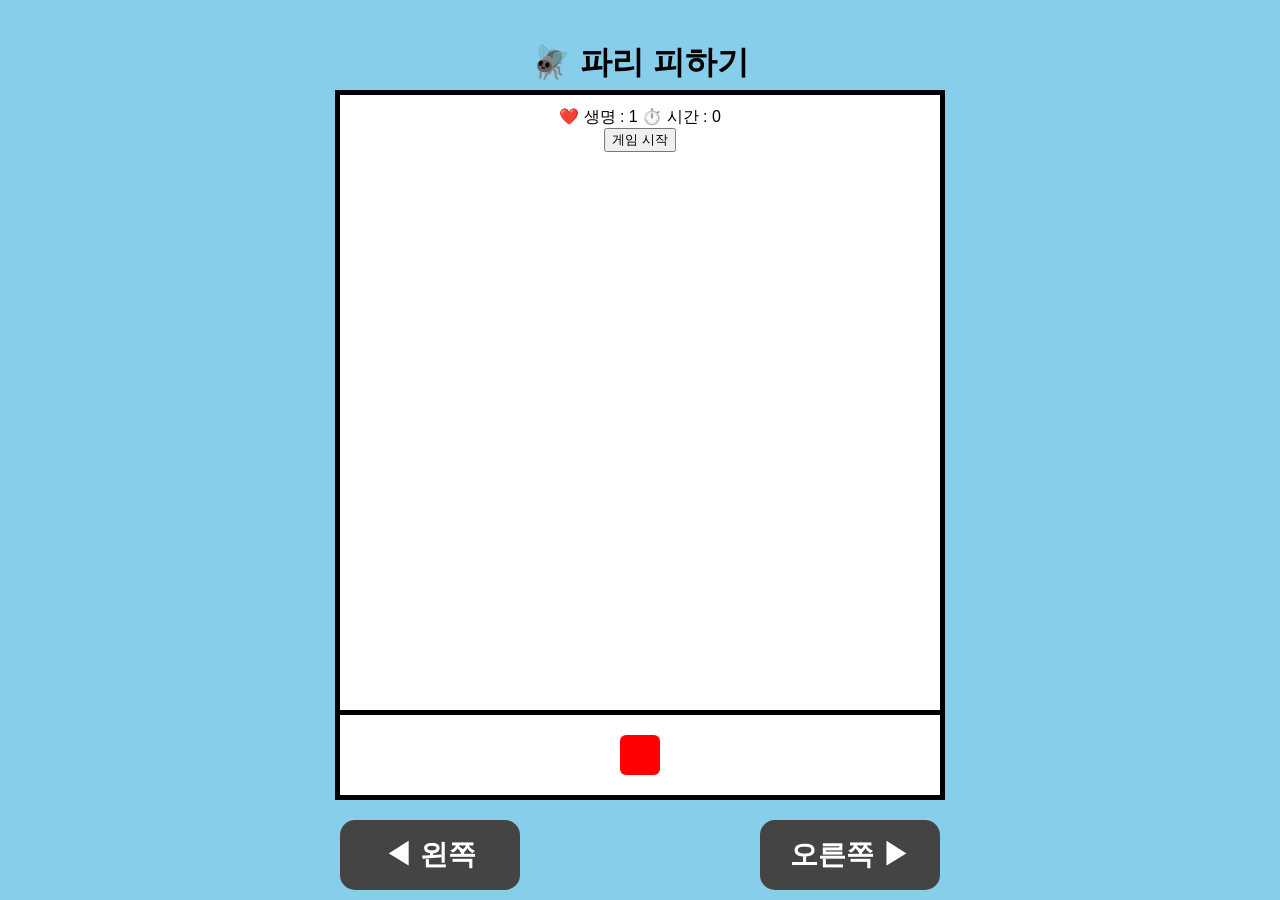
<file: game.html>
<!DOCTYPE html>
<html lang="ko">
<head>
    <meta charset="UTF-8">
    <title>파리 피하기 게임</title>
    <link rel="stylesheet" href="style.css">
</head>
<body>

<div id="ui">
    <h1>🪰 파리 피하기</h1>

    <div>
        ❤️ 생명 : <span id="life">1</span>
        ⏱️ 시간 : <span id="time">0</span>
    </div>

    <button id="start">게임 시작</button>
</div>


<div id="gameOver">
    <h2>게임 오버!</h2>
    <p id="result"></p>
    <button onclick="startGame()">다시하기</button>
</div>

<div id="game">

    <div id="floor"></div>
    <div id="player"></div>

</div>

<div id="controls">
    <button id="leftBtn">◀ 왼쪽</button>
    <button id="rightBtn">오른쪽 ▶</button>
</div>
<script src="script.js"></script>

</body>
</html>
</file>
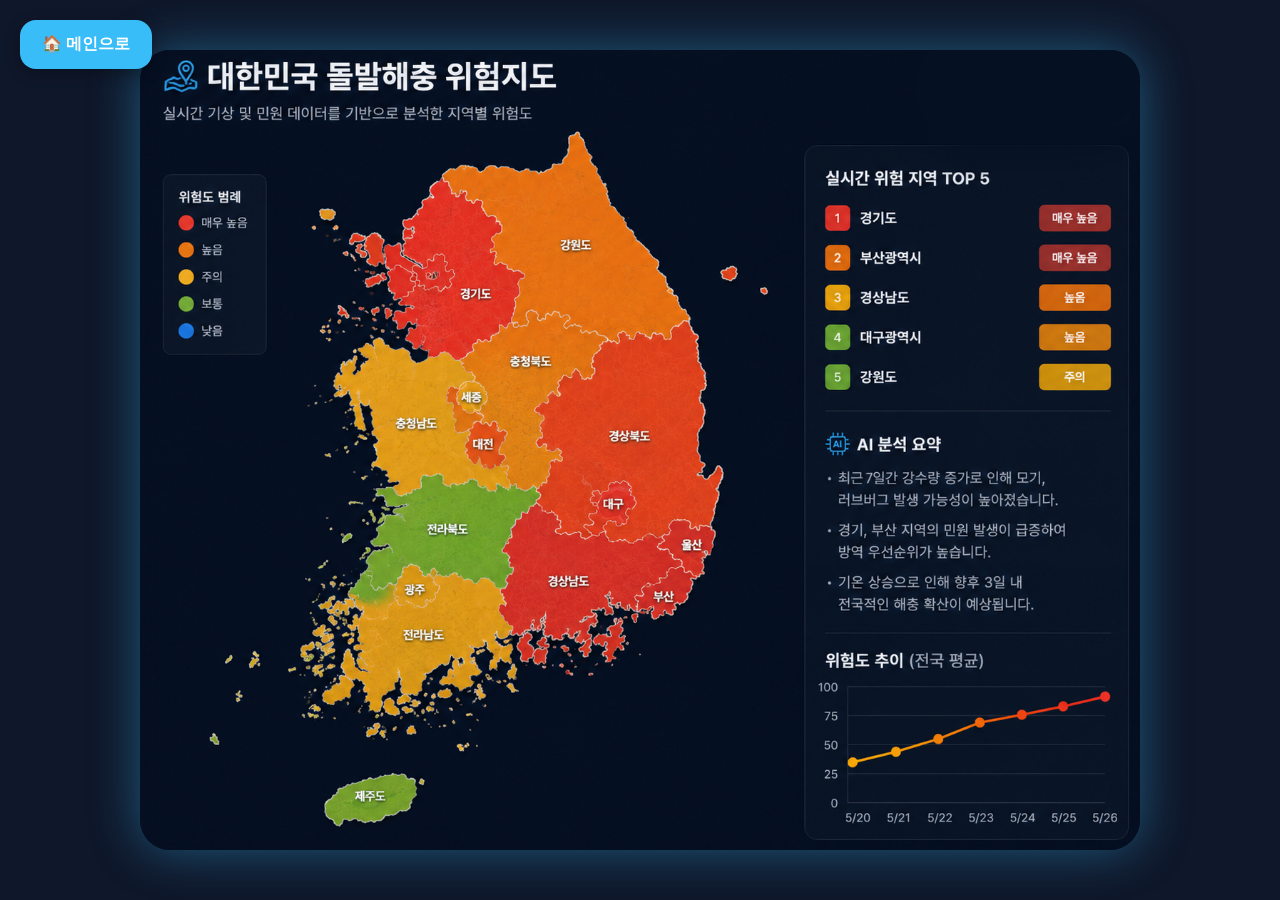
<file: map.html>
<!DOCTYPE html>
<html lang="ko">
<head>
<meta charset="UTF-8">
<meta name="viewport" content="width=device-width, initial-scale=1.0">

<title>위험 지도</title>

<style>

*{
margin:0;
padding:0;
box-sizing:border-box;
}

body{
background:#0f172a;

display:flex;
justify-content:center;
align-items:center;

height:100vh;
}

/* 지도 */

.korea-map{
width:1000px;
max-width:90%;

border-radius:30px;

box-shadow:
0 0 50px rgba(56,189,248,0.4);

transition:0.3s;
}

.korea-map:hover{
transform:scale(1.02);
}

</style>
</head>

<body>
<a href="index.html"
style="
position:fixed;
top:20px;
left:20px;

padding:14px 22px;

background:#38bdf8;
color:white;

text-decoration:none;

border-radius:16px;

font-weight:bold;

font-family:Pretendard,sans-serif;

box-shadow:0 4px 15px rgba(0,0,0,0.3);

transition:0.3s;

z-index:999;
">

🏠 메인으로

</a>
<img src="image.png" class="korea-map">

</body>
</html>
</file>
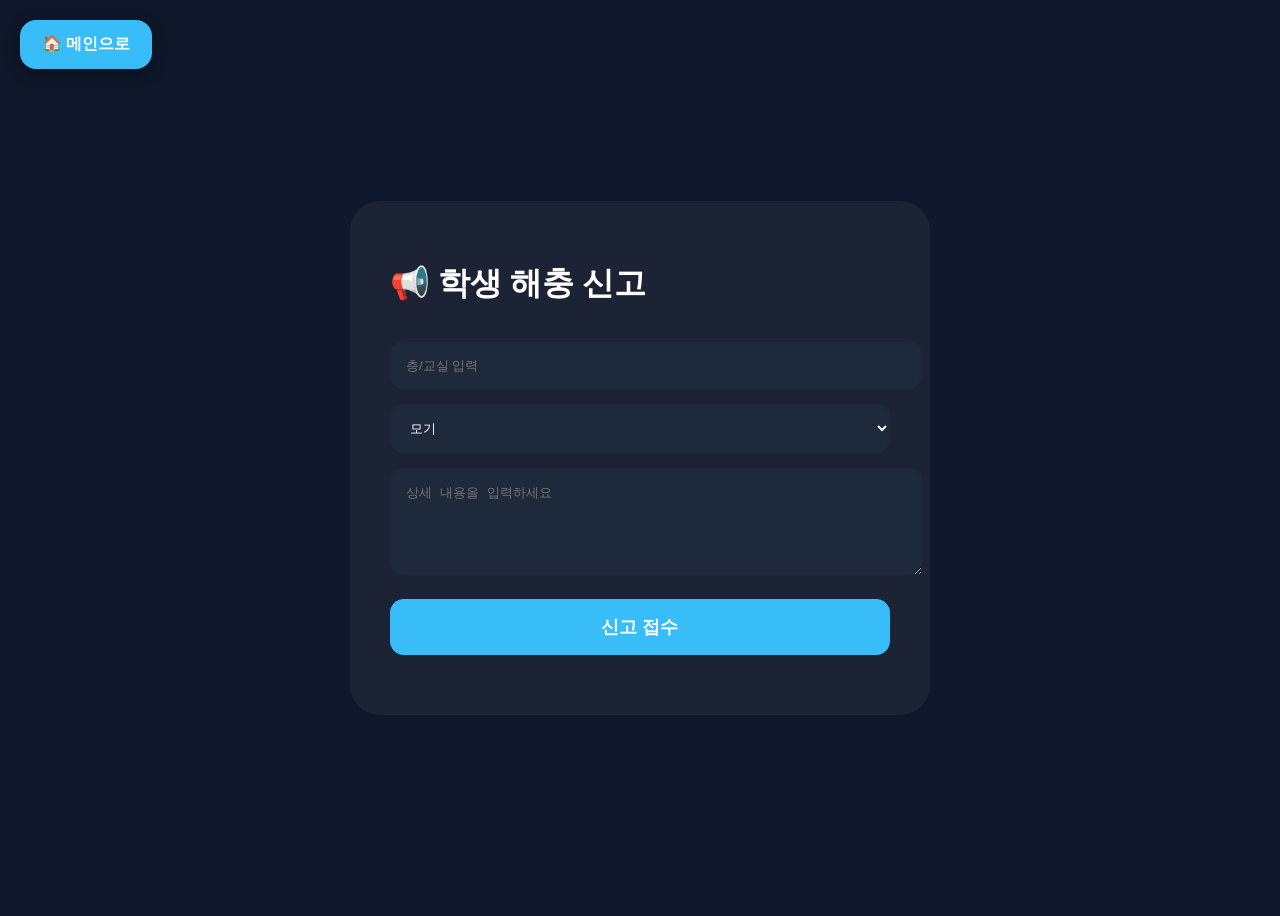
<file: report.html>
<!DOCTYPE html>
<html lang="ko">
<head>
<meta charset="UTF-8">
<title>학생 신고</title>

<style>

body{
background:#0f172a;
color:white;
font-family:Pretendard;
display:flex;
justify-content:center;
align-items:center;
height:100vh;
}

.box{
width:500px;
background:rgba(255,255,255,0.05);
padding:40px;
border-radius:30px;
}

input,select,textarea{
width:100%;
padding:16px;
margin-top:15px;
border:none;
border-radius:14px;
background:#1e293b;
color:white;
}

button{
margin-top:20px;
width:100%;
padding:16px;
border:none;
border-radius:14px;
background:#38bdf8;
color:white;
font-size:18px;
font-weight:bold;
cursor:pointer;
transition:0.3s;
}

button:hover{
transform:scale(1.03);
}

#result{
margin-top:20px;
color:#22c55e;
font-weight:bold;
}

</style>
</head>

<body>
<a href="index.html"
style="
position:fixed;
top:20px;
left:20px;

padding:14px 22px;

background:#38bdf8;
color:white;

text-decoration:none;

border-radius:16px;

font-weight:bold;

font-family:Pretendard,sans-serif;

box-shadow:0 4px 15px rgba(0,0,0,0.3);

transition:0.3s;

z-index:999;
">

🏠 메인으로

</a>
<div class="box">

<h1>📢 학생 해충 신고</h1>

<input type="text" id="location" placeholder="층/교실 입력">

<select id="bug">

<option>모기</option>
<option>러브버그</option>
<option>날벌래</option>
<option>나방</option>

</select>

<textarea id="detail" rows="5" placeholder="상세 내용을 입력하세요"></textarea>

<button onclick="submitReport()">
신고 접수
</button>

<div id="result"></div>

</div>

<script>

function submitReport(){

const location =
document.getElementById("location").value;

const bug =
document.getElementById("bug").value;

document.getElementById("result").innerHTML =
`✅ ${location} 학교의 ${bug} 신고가 정상 접수되었습니다.`;

}

</script>

</body>
</html>
</file>
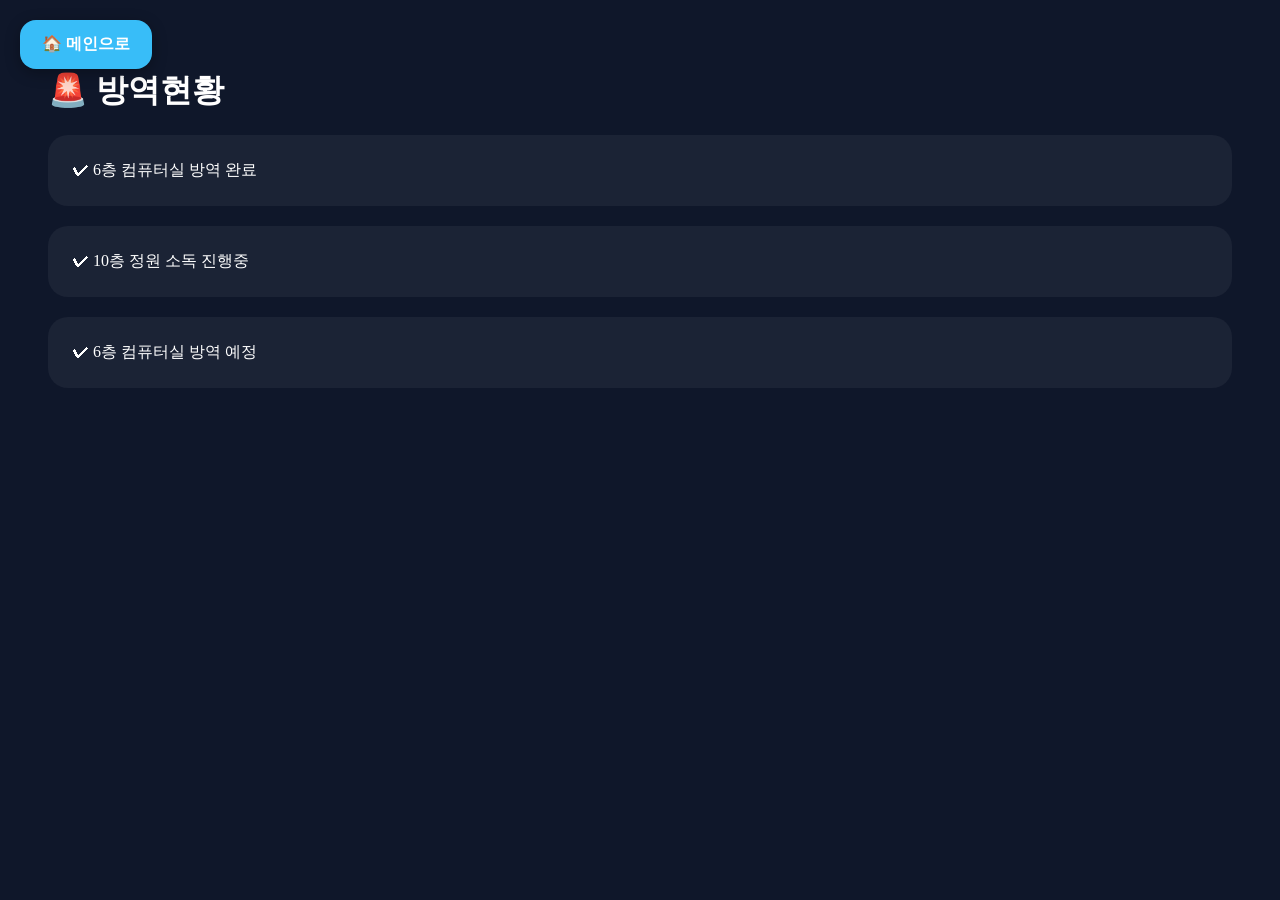
<file: status.html>
<!DOCTYPE html>
<html lang="ko">
<head>
<meta charset="UTF-8">
<title>방역현황</title>

<style>

body{
background:#0f172a;
color:white;
font-family:Pretendard;
padding:40px;
}

.card{
background:rgba(255,255,255,0.05);
padding:25px;
border-radius:20px;
margin-bottom:20px;
}

</style>
</head>

<body>
<a href="index.html"
style="
position:fixed;
top:20px;
left:20px;

padding:14px 22px;

background:#38bdf8;
color:white;

text-decoration:none;

border-radius:16px;

font-weight:bold;

font-family:Pretendard,sans-serif;

box-shadow:0 4px 15px rgba(0,0,0,0.3);

transition:0.3s;

z-index:999;
">

🏠 메인으로

</a>
<h1>🚨 방역현황</h1>

<div class="card">
✔ 6층 컴퓨터실 방역 완료
</div>

<div class="card">
✔ 10층 정원 소독 진행중
</div>

<div class="card">
✔ 6층 컴퓨터실 방역 예정
</div>

</body>
</html>
</file>
<file: style.css>
body{
    margin:0;
    background:#87CEEB;
    font-family:Arial;

    display:flex;
    flex-direction:column;
    align-items:center;
}
#game{
    position:relative;
    width:600px;
    height:700px;
    margin-top:90px;

    background:white;
    border:5px solid black;
    overflow:hidden;
}

/* 플레이어가 움직이는 영역의 위쪽 선 */
#floor{
    position:absolute;
    left:0;
    bottom:80px;
    width:100%;
    height:5px;
    background:black;
}

#player{
    position:absolute;
    width:40px;
    height:40px;
    background:red;
    border-radius:6px;
    left:280px;
    top:640px;
}
#mobileControls{
    position:fixed;
    bottom:20px;
    left:0;
    width:100%;
    display:flex;
    justify-content:space-between;
    padding:0 25px;
    z-index:2000;
    pointer-events:none;
}

#mobileControls button{
    width:90px;
    height:90px;
    border:none;
    border-radius:50%;
    font-size:40px;
    background:rgba(0,0,0,0.6);
    color:white;
    pointer-events:auto;
    user-select:none;
    touch-action:none;
}

#mobileControls button:active{
    transform:scale(0.92);
    background:rgba(0,0,0,0.8);
}

.fly{
    position:absolute;
    font-size:32px;
    transform:rotate(180deg);
}

#ui{
    position:absolute;
    top:20px;
    left:50%;
    transform:translateX(-50%);
    z-index:1000;
    text-align:center;
}

#gameOver{
    position:absolute;
    left:50%;
    top:50%;
    transform:translate(-50%,-50%);

    background:white;
    border:3px solid black;
    padding:20px;
    display:none;

    z-index:9999;   /* 추가 */
}
#controls{
    width:600px;
    margin-top:20px;

    display:flex;
    justify-content:space-between;
}

#controls button{
    width:180px;
    height:70px;

    font-size:28px;
    font-weight:bold;

    border:none;
    border-radius:15px;

    background:#444;
    color:white;

    cursor:pointer;
}

#controls button:active{
    transform:scale(0.95);
}
</file>
